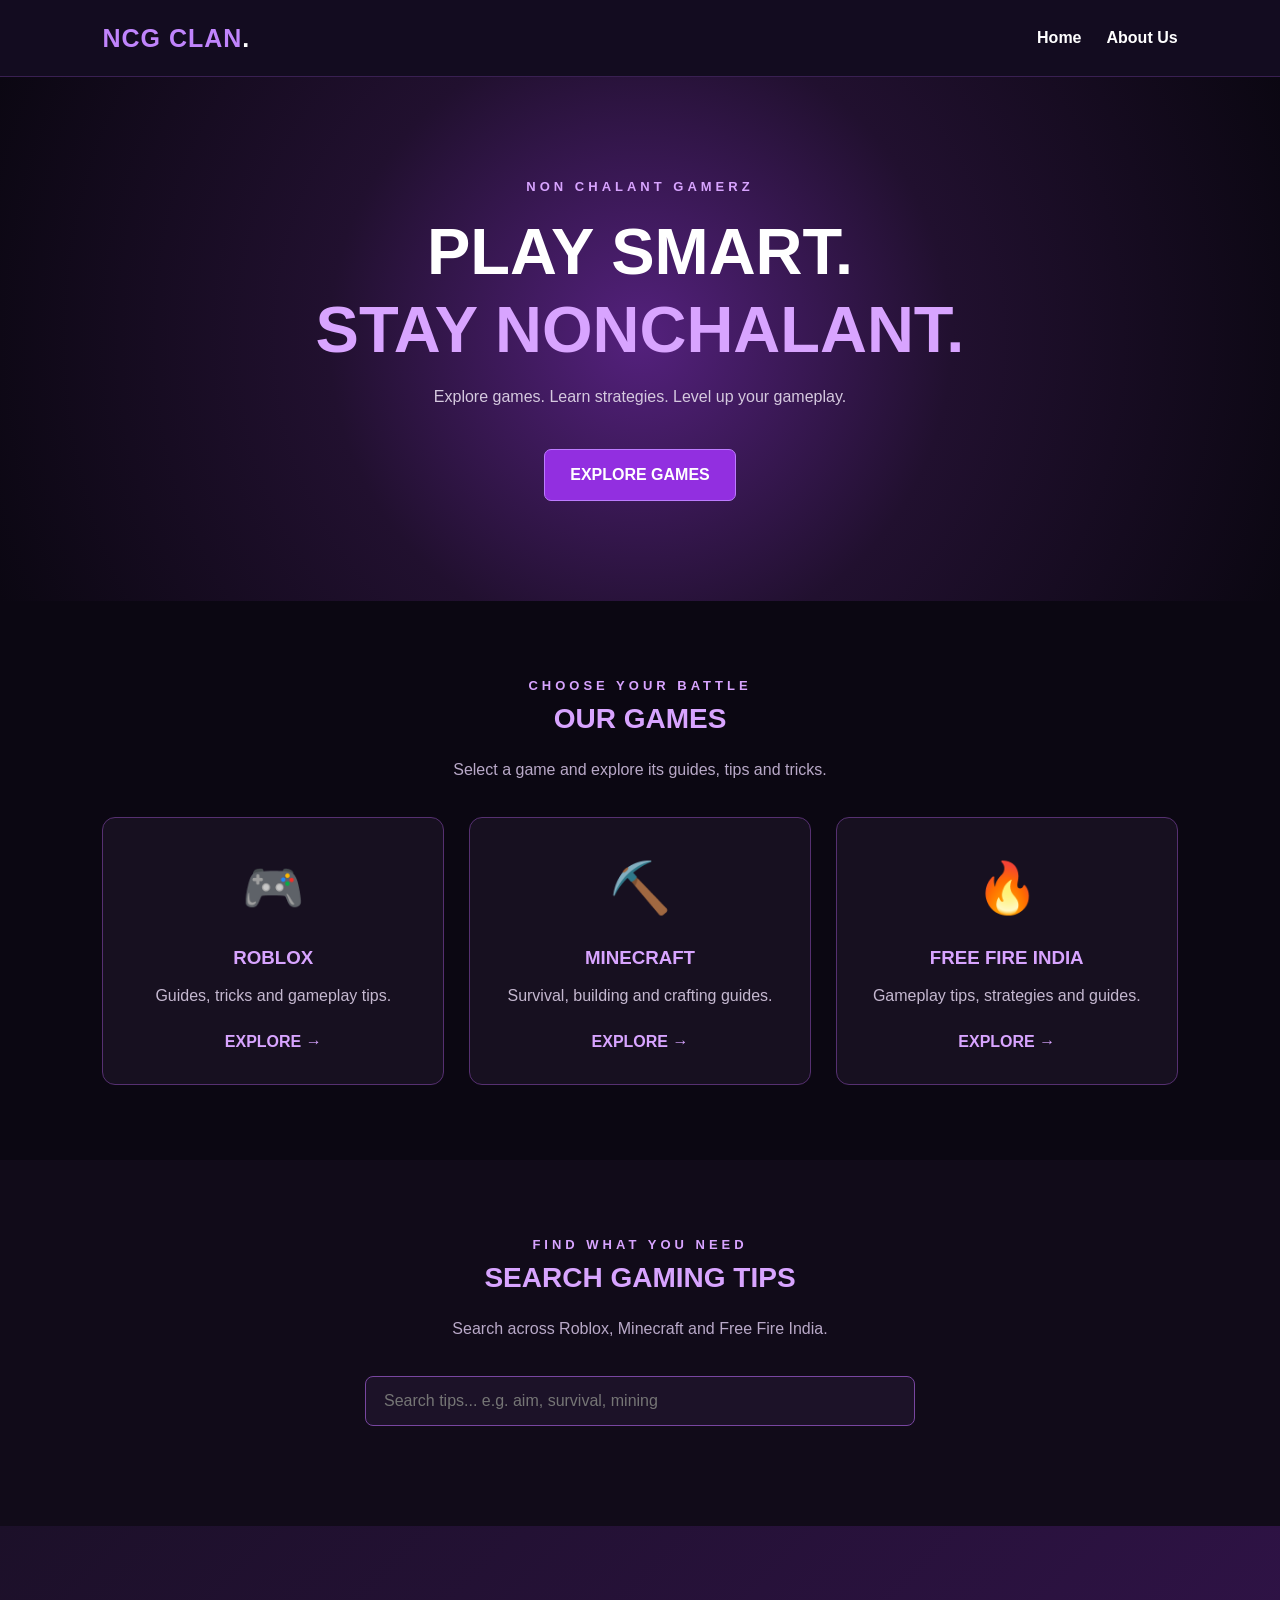
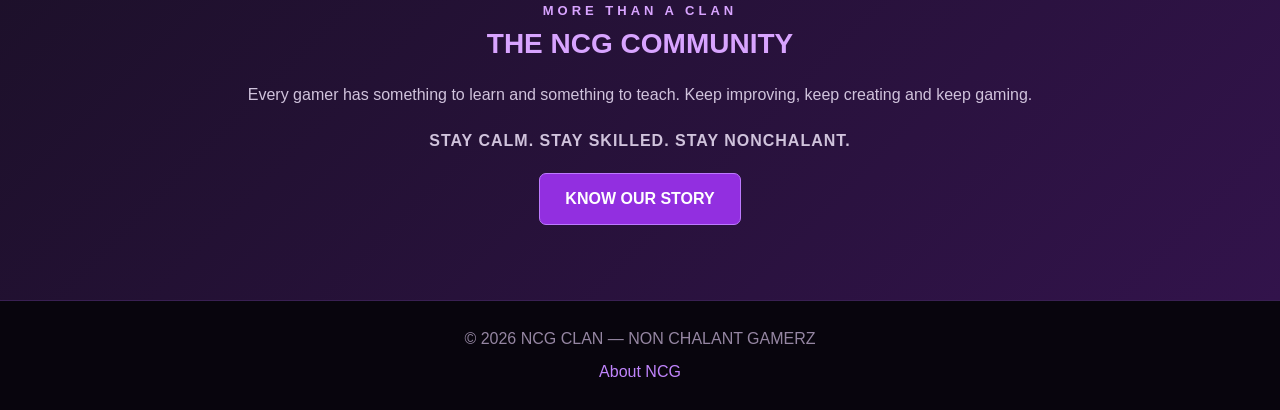
<file: index.html>
<!DOCTYPE html>
<html lang="en">
<head>
    <meta charset="UTF-8">
    <meta name="viewport" content="width=device-width, initial-scale=1.0">
    <meta name="description" content="NCG CLAN - Gaming guides, tips and strategies for Roblox, Minecraft and Free Fire India.">
    <title>NCG CLAN | Home</title>
    <link rel="stylesheet" href="style.css">
</head>
<body>

    <nav class="navbar">
        <a href="about.html" class="logo">NCG CLAN<span>.</span></a>

        <div class="nav-links">
            <a href="index.html">Home</a>
            <a href="about.html">About Us</a>
        </div>
    </nav>

    <header class="hero">
        <p class="tagline">NON CHALANT GAMERZ</p>
        <h1>PLAY SMART.<br><span>STAY NONCHALANT.</span></h1>
        <p class="hero-description">
            Explore games. Learn strategies. Level up your gameplay.
        </p>
        <a href="#games" class="main-btn">EXPLORE GAMES</a>
    </header>

    <section class="section" id="games">
        <p class="tagline">CHOOSE YOUR BATTLE</p>
        <h2>OUR GAMES</h2>
        <p class="section-subtitle">
            Select a game and explore its guides, tips and tricks.
        </p>

        <div class="game-container">

            <a href="roblox.html" class="game-card">
                <div class="game-icon">🎮</div>
                <h3>ROBLOX</h3>
                <p>Guides, tricks and gameplay tips.</p>
                <span class="card-link">EXPLORE →</span>
            </a>

            <a href="minecraft.html" class="game-card">
                <div class="game-icon">⛏️</div>
                <h3>MINECRAFT</h3>
                <p>Survival, building and crafting guides.</p>
                <span class="card-link">EXPLORE →</span>
            </a>

            <a href="freefire.html" class="game-card">
                <div class="game-icon">🔥</div>
                <h3>FREE FIRE INDIA</h3>
                <p>Gameplay tips, strategies and guides.</p>
                <span class="card-link">EXPLORE →</span>
            </a>

        </div>
    </section>

    <section class="section search-section">
        <p class="tagline">FIND WHAT YOU NEED</p>
        <h2>SEARCH GAMING TIPS</h2>
        <p class="section-subtitle">
            Search across Roblox, Minecraft and Free Fire India.
        </p>

        <input
            type="text"
            id="searchBox"
            placeholder="Search tips... e.g. aim, survival, mining"
            autocomplete="off"
        >

        <div id="searchResults" class="search-results"></div>
    </section>

    <section class="section community">
        <p class="tagline">MORE THAN A CLAN</p>
        <h2>THE NCG COMMUNITY</h2>
        <p>
            Every gamer has something to learn and something to teach.
            Keep improving, keep creating and keep gaming.
        </p>

        <p class="highlight-text">
            STAY CALM. STAY SKILLED. STAY NONCHALANT.
        </p>

        <a href="about.html" class="main-btn">KNOW OUR STORY</a>
    </section>

    <footer>
        <p>© 2026 NCG CLAN — NON CHALANT GAMERZ</p>
        <a href="about.html">About NCG</a>
    </footer>

    <script src="script.js"></script>
</body>
</html>
</file>
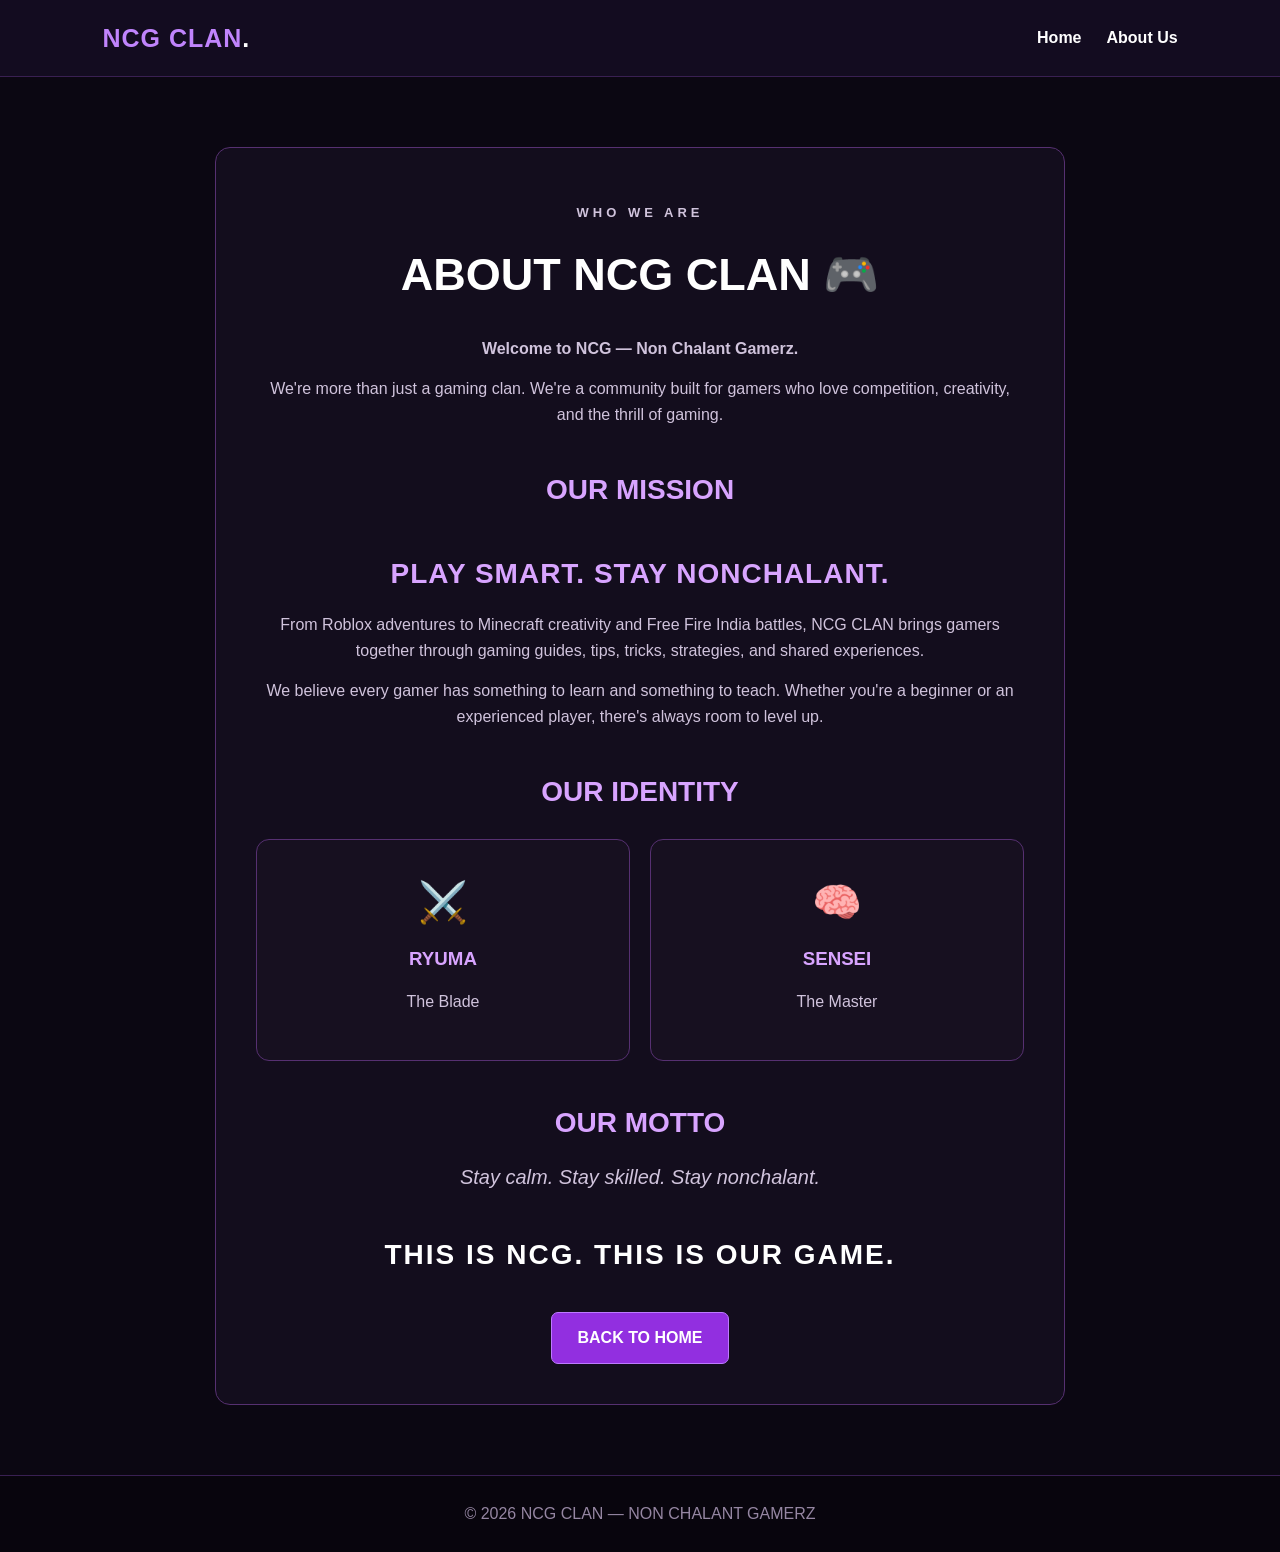
<file: about.html>
<!DOCTYPE html>
<html lang="en">
<head>
    <meta charset="UTF-8">
    <meta name="viewport" content="width=device-width, initial-scale=1.0">
    <title>About Us | NCG CLAN</title>
    <link rel="stylesheet" href="style.css">
</head>
<body>

    <nav class="navbar">
        <a href="about.html" class="logo">NCG CLAN<span>.</span></a>

        <div class="nav-links">
            <a href="index.html">Home</a>
            <a href="about.html">About Us</a>
        </div>
    </nav>

    <section class="about-section">
        <div class="about-content">

            <p class="tagline">WHO WE ARE</p>
            <h1>ABOUT NCG CLAN 🎮</h1>

            <p><strong>Welcome to NCG — Non Chalant Gamerz.</strong></p>

            <p>
                We're more than just a gaming clan. We're a community
                built for gamers who love competition, creativity,
                and the thrill of gaming.
            </p>

            <h2>OUR MISSION</h2>
            <h2 class="highlight-text">
                PLAY SMART. STAY NONCHALANT.
            </h2>

            <p>
                From Roblox adventures to Minecraft creativity and
                Free Fire India battles, NCG CLAN brings gamers together
                through gaming guides, tips, tricks, strategies,
                and shared experiences.
            </p>

            <p>
                We believe every gamer has something to learn and
                something to teach. Whether you're a beginner or an
                experienced player, there's always room to level up.
            </p>

            <h2>OUR IDENTITY</h2>

            <div class="identity-container">

                <div class="identity-card">
                    <span>⚔️</span>
                    <h3>RYUMA</h3>
                    <p>The Blade</p>
                </div>

                <div class="identity-card">
                    <span>🧠</span>
                    <h3>SENSEI</h3>
                    <p>The Master</p>
                </div>

            </div>

            <h2>OUR MOTTO</h2>
            <p class="motto">
                Stay calm. Stay skilled. Stay nonchalant.
            </p>

            <h2 class="final-line">
                THIS IS NCG. THIS IS OUR GAME.
            </h2>

            <a href="index.html" class="main-btn">BACK TO HOME</a>

        </div>
    </section>

    <footer>
        <p>© 2026 NCG CLAN — NON CHALANT GAMERZ</p>
    </footer>

</body>
</html>
</file>
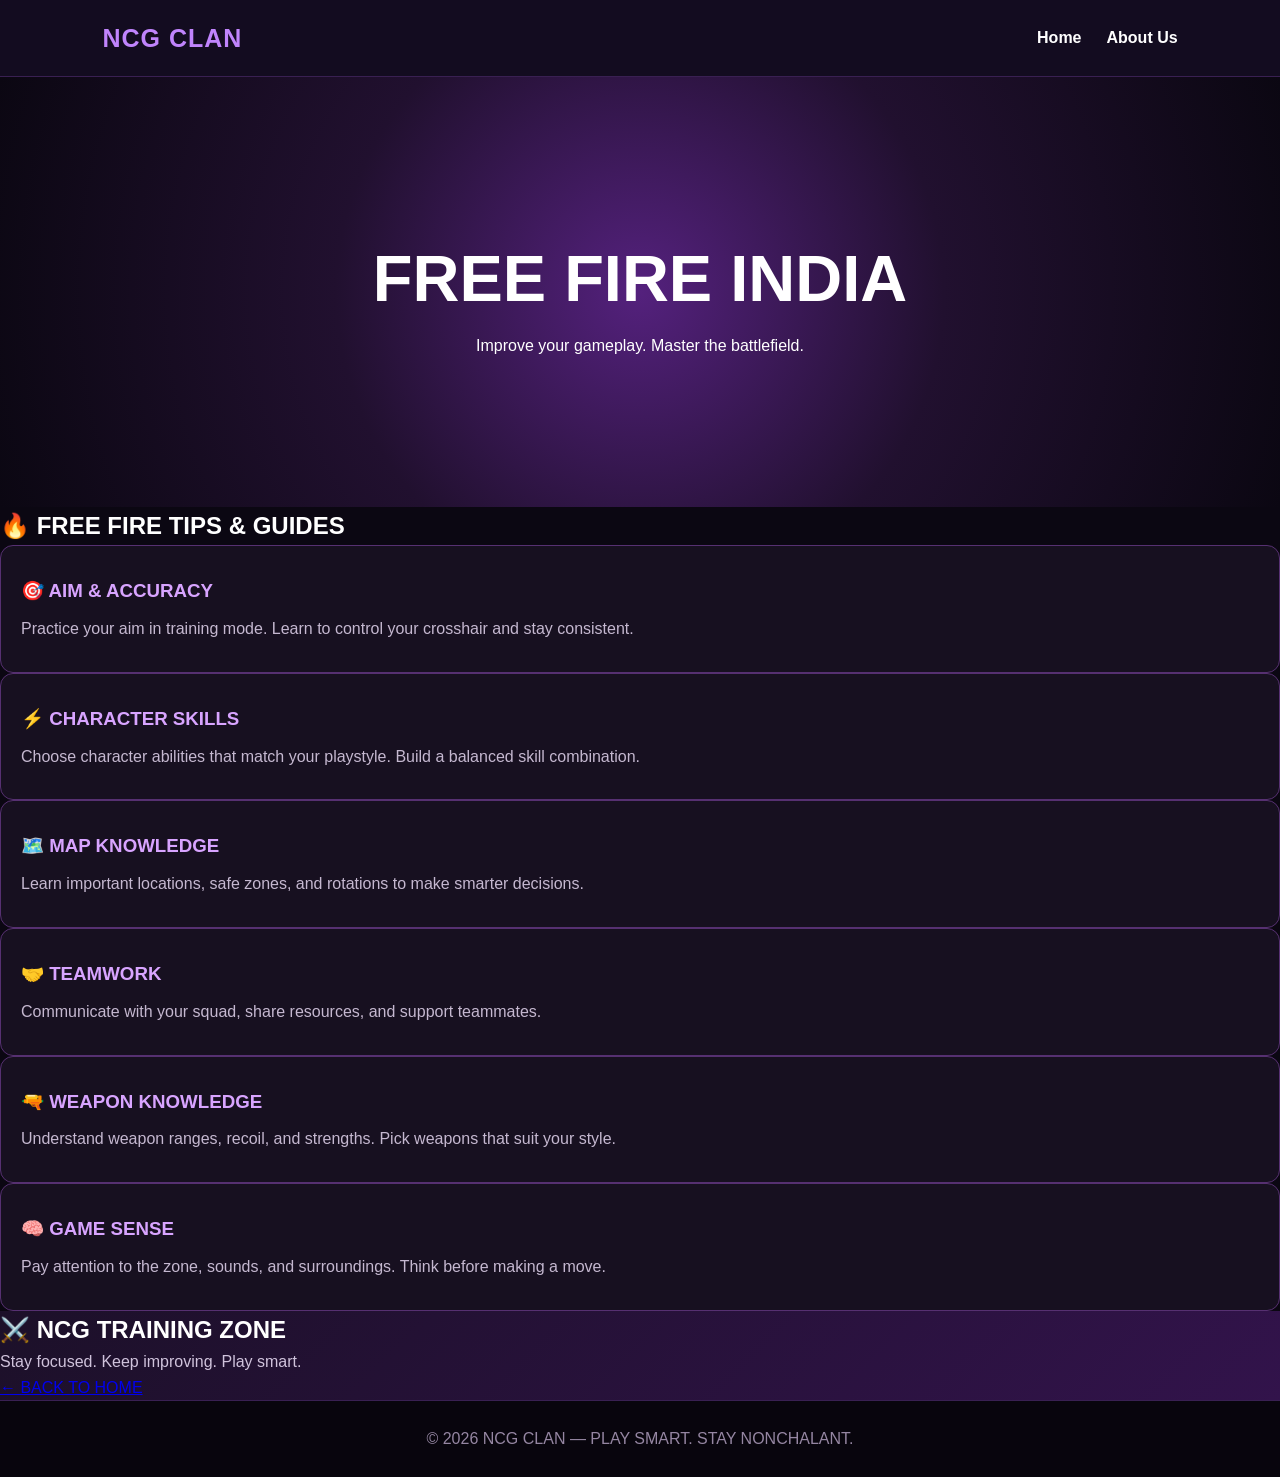
<file: freefire.html>
<!DOCTYPE html>
<html lang="en">
<head>
    <meta charset="UTF-8">
    <meta name="viewport" content="width=device-width, initial-scale=1.0">
    <title>Free Fire India | NCG CLAN</title>
    <link rel="stylesheet" href="style.css">
</head>
<body>

    <nav class="navbar">
        <a href="about.html" class="logo">NCG CLAN</a>
        <div class="nav-links">
            <a href="index.html">Home</a>
            <a href="about.html">About Us</a>
        </div>
    </nav>

    <header class="hero">
        <h1>FREE FIRE INDIA</h1>
        <p>Improve your gameplay. Master the battlefield.</p>
    </header>

    <main class="container">
        <h2>🔥 FREE FIRE TIPS & GUIDES</h2>

        <div class="game-grid">

            <div class="game-card">
                <h3>🎯 AIM & ACCURACY</h3>
                <p>Practice your aim in training mode. Learn to control your crosshair and stay consistent.</p>
            </div>

            <div class="game-card">
                <h3>⚡ CHARACTER SKILLS</h3>
                <p>Choose character abilities that match your playstyle. Build a balanced skill combination.</p>
            </div>

            <div class="game-card">
                <h3>🗺️ MAP KNOWLEDGE</h3>
                <p>Learn important locations, safe zones, and rotations to make smarter decisions.</p>
            </div>

            <div class="game-card">
                <h3>🤝 TEAMWORK</h3>
                <p>Communicate with your squad, share resources, and support teammates.</p>
            </div>

            <div class="game-card">
                <h3>🔫 WEAPON KNOWLEDGE</h3>
                <p>Understand weapon ranges, recoil, and strengths. Pick weapons that suit your style.</p>
            </div>

            <div class="game-card">
                <h3>🧠 GAME SENSE</h3>
                <p>Pay attention to the zone, sounds, and surroundings. Think before making a move.</p>
            </div>

        </div>

        <div class="community">
            <h2>⚔️ NCG TRAINING ZONE</h2>
            <p>Stay focused. Keep improving. Play smart.</p>
            <a href="index.html" class="btn">← BACK TO HOME</a>
        </div>
    </main>

    <footer>
        <p>© 2026 NCG CLAN — PLAY SMART. STAY NONCHALANT.</p>
    </footer>

</body>
</html>
</file>
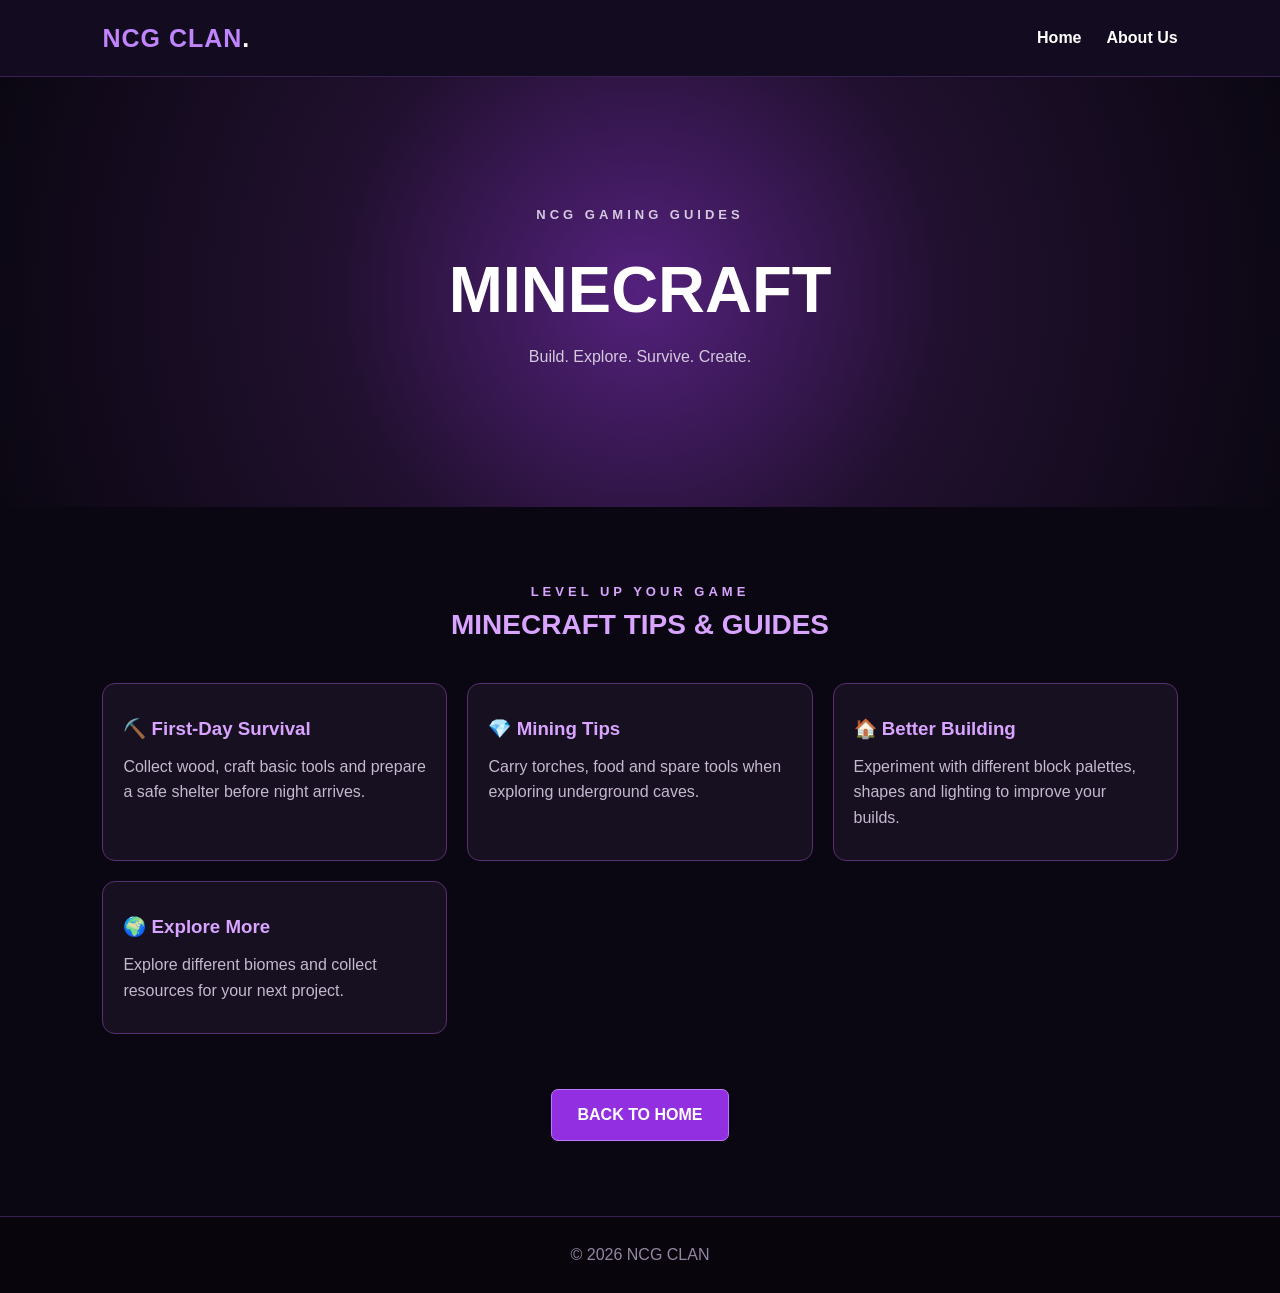
<file: minecraft.html>
<!DOCTYPE html>
<html lang="en">
<head>
    <meta charset="UTF-8">
    <meta name="viewport" content="width=device-width, initial-scale=1.0">
    <title>Minecraft | NCG CLAN</title>
    <link rel="stylesheet" href="style.css">
</head>
<body>

    <nav class="navbar">
        <a href="about.html" class="logo">NCG CLAN<span>.</span></a>
        <div class="nav-links">
            <a href="index.html">Home</a>
            <a href="about.html">About Us</a>
        </div>
    </nav>

    <header class="game-hero">
        <p class="tagline">NCG GAMING GUIDES</p>
        <h1>MINECRAFT</h1>
        <p>Build. Explore. Survive. Create.</p>
    </header>

    <section class="section">
        <p class="tagline">LEVEL UP YOUR GAME</p>
        <h2>MINECRAFT TIPS & GUIDES</h2>

        <div class="tips-container">

            <div class="tip-card">
                <h3>⛏️ First-Day Survival</h3>
                <p>
                    Collect wood, craft basic tools and prepare
                    a safe shelter before night arrives.
                </p>
            </div>

            <div class="tip-card">
                <h3>💎 Mining Tips</h3>
                <p>
                    Carry torches, food and spare tools when
                    exploring underground caves.
                </p>
            </div>

            <div class="tip-card">
                <h3>🏠 Better Building</h3>
                <p>
                    Experiment with different block palettes,
                    shapes and lighting to improve your builds.
                </p>
            </div>

            <div class="tip-card">
                <h3>🌍 Explore More</h3>
                <p>
                    Explore different biomes and collect resources
                    for your next project.
                </p>
            </div>

        </div>

        <a href="index.html" class="main-btn">BACK TO HOME</a>
    </section>

    <footer>
        <p>© 2026 NCG CLAN</p>
    </footer>

</body>
</html>
</file>
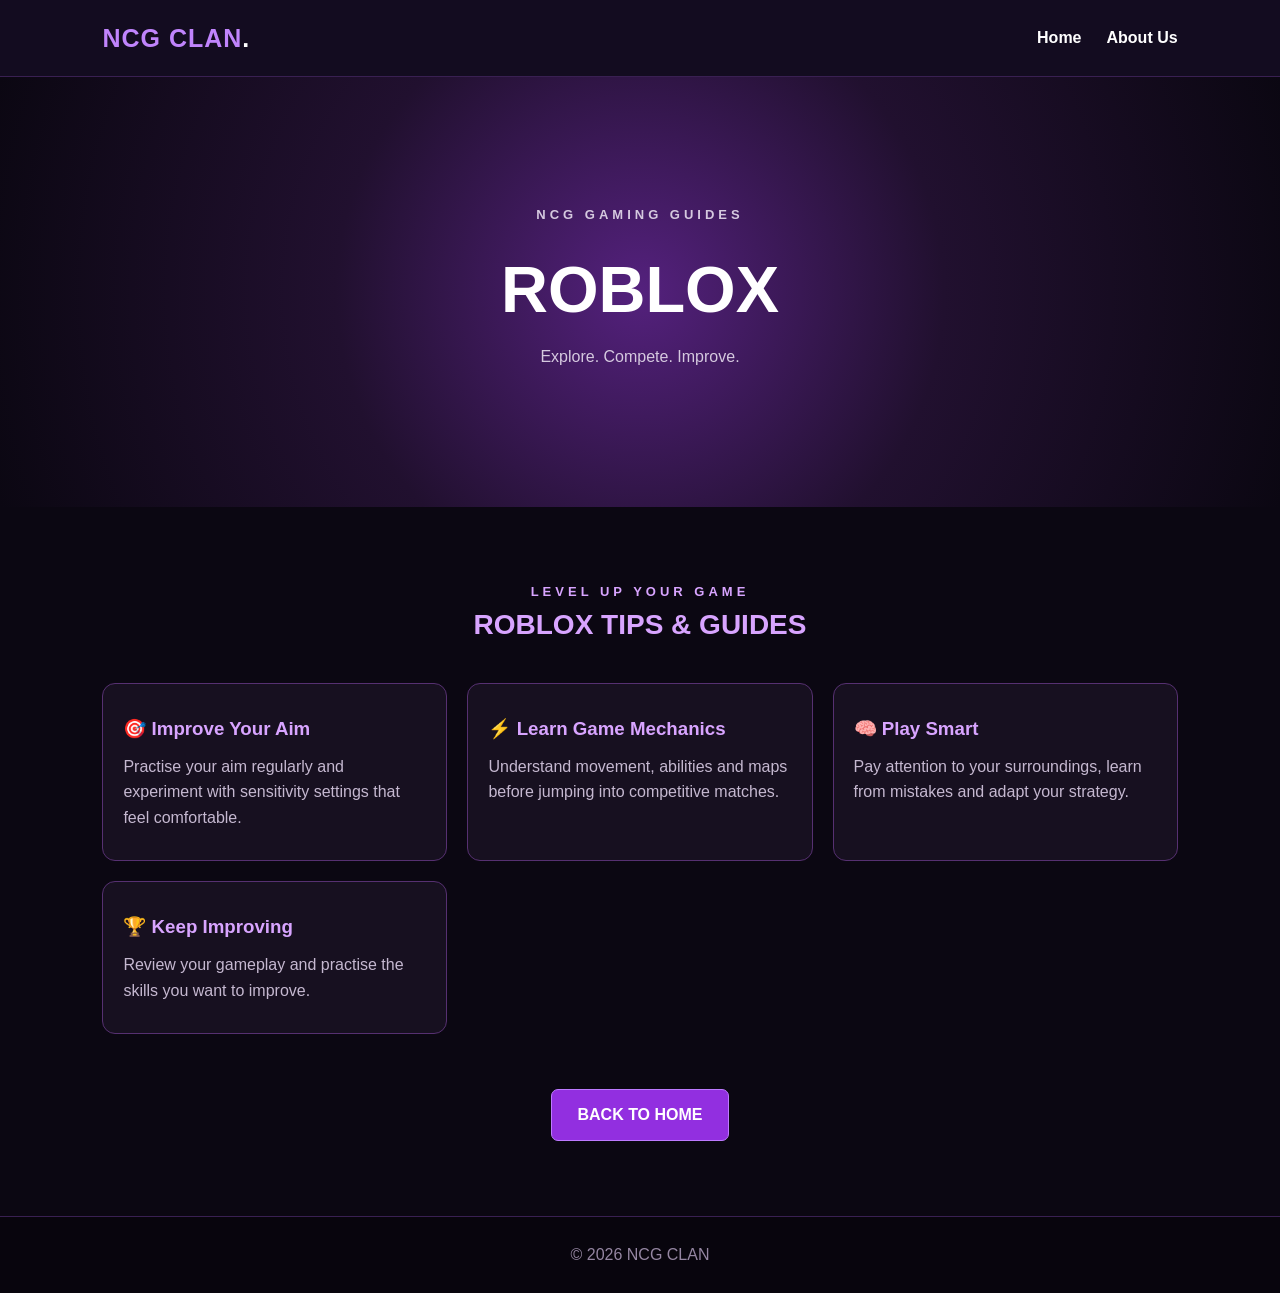
<file: roblox.html>
<!DOCTYPE html>
<html lang="en">
<head>
    <meta charset="UTF-8">
    <meta name="viewport" content="width=device-width, initial-scale=1.0">
    <title>Roblox | NCG CLAN</title>
    <link rel="stylesheet" href="style.css">
</head>
<body>

    <nav class="navbar">
        <a href="about.html" class="logo">NCG CLAN<span>.</span></a>
        <div class="nav-links">
            <a href="index.html">Home</a>
            <a href="about.html">About Us</a>
        </div>
    </nav>

    <header class="game-hero">
        <p class="tagline">NCG GAMING GUIDES</p>
        <h1>ROBLOX</h1>
        <p>Explore. Compete. Improve.</p>
    </header>

    <section class="section">
        <p class="tagline">LEVEL UP YOUR GAME</p>
        <h2>ROBLOX TIPS & GUIDES</h2>

        <div class="tips-container">

            <div class="tip-card">
                <h3>🎯 Improve Your Aim</h3>
                <p>
                    Practise your aim regularly and experiment with
                    sensitivity settings that feel comfortable.
                </p>
            </div>

            <div class="tip-card">
                <h3>⚡ Learn Game Mechanics</h3>
                <p>
                    Understand movement, abilities and maps before
                    jumping into competitive matches.
                </p>
            </div>

            <div class="tip-card">
                <h3>🧠 Play Smart</h3>
                <p>
                    Pay attention to your surroundings, learn from
                    mistakes and adapt your strategy.
                </p>
            </div>

            <div class="tip-card">
                <h3>🏆 Keep Improving</h3>
                <p>
                    Review your gameplay and practise the skills
                    you want to improve.
                </p>
            </div>

        </div>

        <a href="index.html" class="main-btn">BACK TO HOME</a>
    </section>

    <footer>
        <p>© 2026 NCG CLAN</p>
    </footer>

</body>
</html>
</file>
<file: style.css>
* {
    margin: 0;
    padding: 0;
    box-sizing: border-box;
}

html {
    scroll-behavior: smooth;
}

body {
    background: #0b0712;
    color: #ffffff;
    font-family: Arial, sans-serif;
    line-height: 1.6;
}

/* NAVIGATION */

.navbar {
    width: 100%;
    padding: 18px 8%;
    display: flex;
    justify-content: space-between;
    align-items: center;
    background: #130c20;
    border-bottom: 1px solid #392052;
    position: sticky;
    top: 0;
    z-index: 10;
}

.logo {
    color: #c084fc;
    font-size: 25px;
    font-weight: 900;
    text-decoration: none;
    letter-spacing: 1px;
}

.logo span {
    color: #ffffff;
}

.logo:hover {
    color: #ffffff;
}

.nav-links {
    display: flex;
    gap: 25px;
}

.nav-links a {
    color: #ffffff;
    text-decoration: none;
    font-weight: bold;
    transition: 0.3s;
}

.nav-links a:hover {
    color: #c084fc;
}

/* HERO */

.hero,
.game-hero {
    min-height: 430px;
    padding: 100px 20px;
    text-align: center;
    display: flex;
    flex-direction: column;
    align-items: center;
    justify-content: center;
    background:
        radial-gradient(circle at center, #54217d 0%, #21102f 45%, #0b0712 100%);
}

.hero h1,
.game-hero h1 {
    font-size: clamp(38px, 7vw, 65px);
    line-height: 1.2;
    margin: 15px 0;
    font-weight: 900;
}

.hero h1 span {
    color: #d8a4ff;
}

.hero-description {
    color: #d5c9df;
    margin-bottom: 20px;
}

.game-hero p {
    color: #d5c9df;
    margin-bottom: 10px;
}

.tagline {
    color: #d8a4ff;
    letter-spacing: 4px;
    font-weight: bold;
    font-size: 13px;
}

/* BUTTON */

.main-btn {
    display: inline-block;
    margin-top: 20px;
    padding: 12px 25px;
    background: #922fe0;
    color: white;
    text-decoration: none;
    font-weight: bold;
    border-radius: 7px;
    transition: 0.3s;
    border: 1px solid #bd7aff;
}

.main-btn:hover {
    background: #b65aff;
    transform: translateY(-3px);
    box-shadow: 0 0 20px #922fe088;
}

/* SECTIONS */

.section {
    padding: 75px 8%;
    text-align: center;
}

.section h2,
.about-content h2 {
    color: #d8a4ff;
    font-size: 28px;
    margin-bottom: 15px;
}

.section-subtitle {
    color: #b9a9c8;
    margin-bottom: 35px;
}

/* GAME CARDS */

.game-container {
    display: grid;
    grid-template-columns: repeat(3, minmax(0, 1fr));
    gap: 25px;
    margin-top: 35px;
}

.game-card,
.tip-card,
.identity-card {
    background: #171020;
    border: 1px solid #563071;
    border-radius: 13px;
    padding: 30px 20px;
    transition: 0.3s;
}

.game-card {
    text-decoration: none;
    color: white;
    display: block;
}

.game-card:hover,
.tip-card:hover,
.identity-card:hover {
    transform: translateY(-7px);
    border-color: #c084fc;
    box-shadow: 0 8px 25px #8b35c633;
}

.game-icon {
    font-size: 50px;
    margin-bottom: 15px;
}

.game-card h3,
.tip-card h3 {
    color: #d8a4ff;
    margin-bottom: 10px;
}

.game-card p,
.tip-card p {
    color: #c5b8d0;
}

.card-link {
    display: inline-block;
    color: #d8a4ff;
    font-weight: bold;
    margin-top: 20px;
}

/* SEARCH */

.search-section {
    background: #110b19;
}

#searchBox {
    width: 100%;
    max-width: 550px;
    padding: 15px 18px;
    border-radius: 8px;
    border: 1px solid #7846a0;
    background: #1c1228;
    color: white;
    font-size: 16px;
    outline: none;
}

#searchBox:focus {
    border-color: #c084fc;
    box-shadow: 0 0 12px #922fe044;
}

.search-results {
    max-width: 750px;
    margin: 25px auto 0;
    display: grid;
    gap: 15px;
}

.search-result {
    background: #20142e;
    border: 1px solid #563071;
    border-radius: 9px;
    padding: 18px;
    text-align: left;
}

.search-result h3 {
    color: #d8a4ff;
}

.search-result p {
    color: #c5b8d0;
}

.search-result small {
    color: #a879d4;
    font-weight: bold;
}

/* COMMUNITY */

.community {
    background: linear-gradient(135deg, #1c1029, #32134b);
}

.community > p:not(.tagline) {
    color: #d0c3dc;
}

.highlight-text {
    color: #d8a4ff;
    font-weight: bold;
    letter-spacing: 1px;
    margin-top: 20px;
}

/* ABOUT PAGE */

.about-section {
    padding: 70px 8%;
    text-align: center;
}

.about-content {
    max-width: 850px;
    margin: auto;
    padding: 40px;
    background: #130d1d;
    border: 1px solid #563071;
    border-radius: 15px;
}

.about-content h1 {
    font-size: clamp(30px, 5vw, 45px);
    margin: 15px 0 25px;
}

.about-content h2 {
    margin-top: 40px;
}

.about-content p {
    color: #d0c3dc;
    margin: 15px 0;
}

/* IDENTITY CARDS */

.identity-container {
    display: grid;
    grid-template-columns: repeat(2, minmax(0, 1fr));
    gap: 20px;
    margin-top: 25px;
}

.identity-card span {
    font-size: 40px;
}

.identity-card h3 {
    color: #d8a4ff;
    margin-top: 10px;
}

.motto {
    font-style: italic;
    font-size: 20px;
}

.final-line {
    color: #ffffff !important;
    letter-spacing: 2px;
}

/* GAME TIPS */

.tips-container {
    display: grid;
    grid-template-columns: repeat(3, minmax(0, 1fr));
    gap: 20px;
    margin: 35px 0;
    text-align: left;
}

/* FOOTER */

footer {
    background: #08050d;
    padding: 25px;
    text-align: center;
    color: #9586a2;
    border-top: 1px solid #392052;
}

footer a {
    display: inline-block;
    margin-top: 8px;
    color: #c084fc;
    text-decoration: none;
}

/* MOBILE RESPONSIVE */

@media (max-width: 750px) {
    .navbar {
        padding: 15px 5%;
    }

    .nav-links {
        gap: 12px;
    }

    .game-container,
    .tips-container {
        grid-template-columns: 1fr;
    }

    .identity-container {
        grid-template-columns: 1fr;
    }

    .section,
    .about-section {
        padding: 50px 5%;
    }

    .about-content {
        padding: 25px 18px;
    }

    .hero,
    .game-hero {
        min-height: 350px;
        padding: 70px 15px;
    }
}

@media (max-width: 400px) {
    .logo {
        font-size: 20px;
    }

    .nav-links {
        gap: 9px;
        font-size: 13px;
    }
}
</file>
